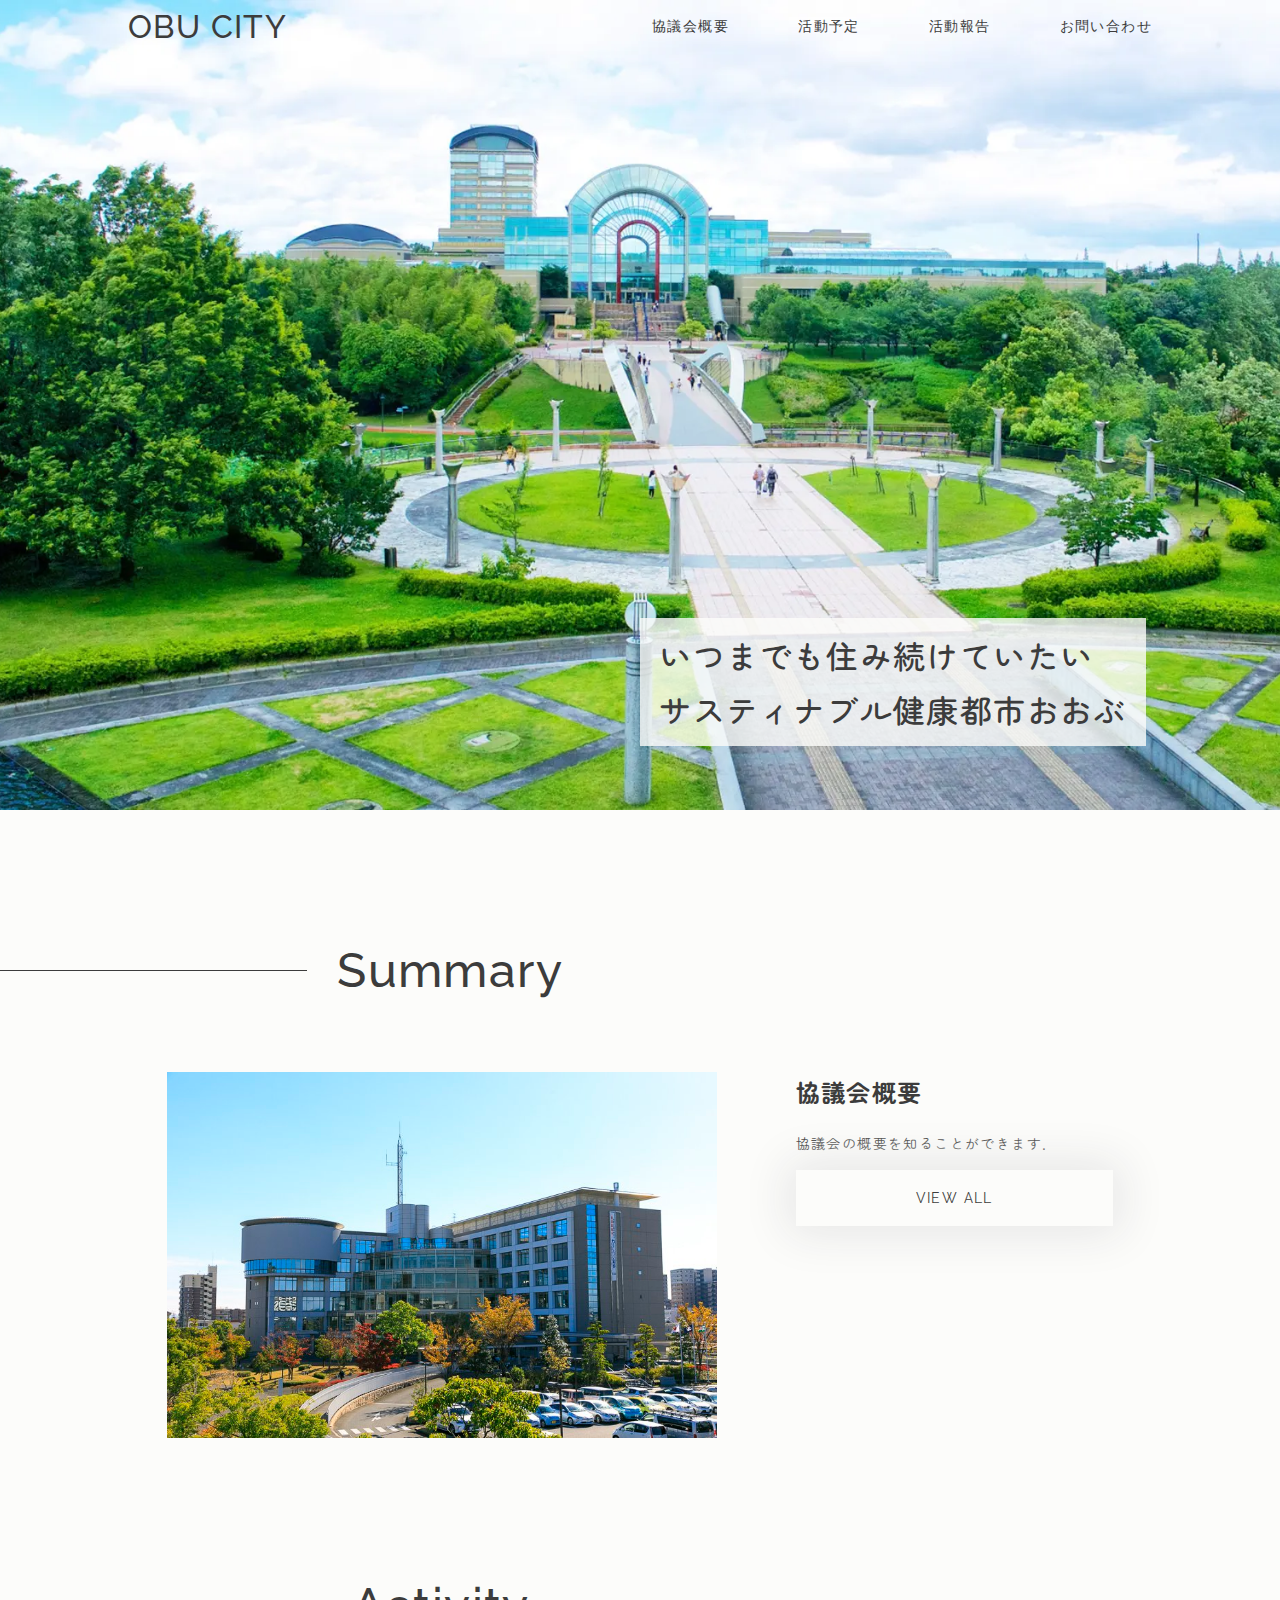
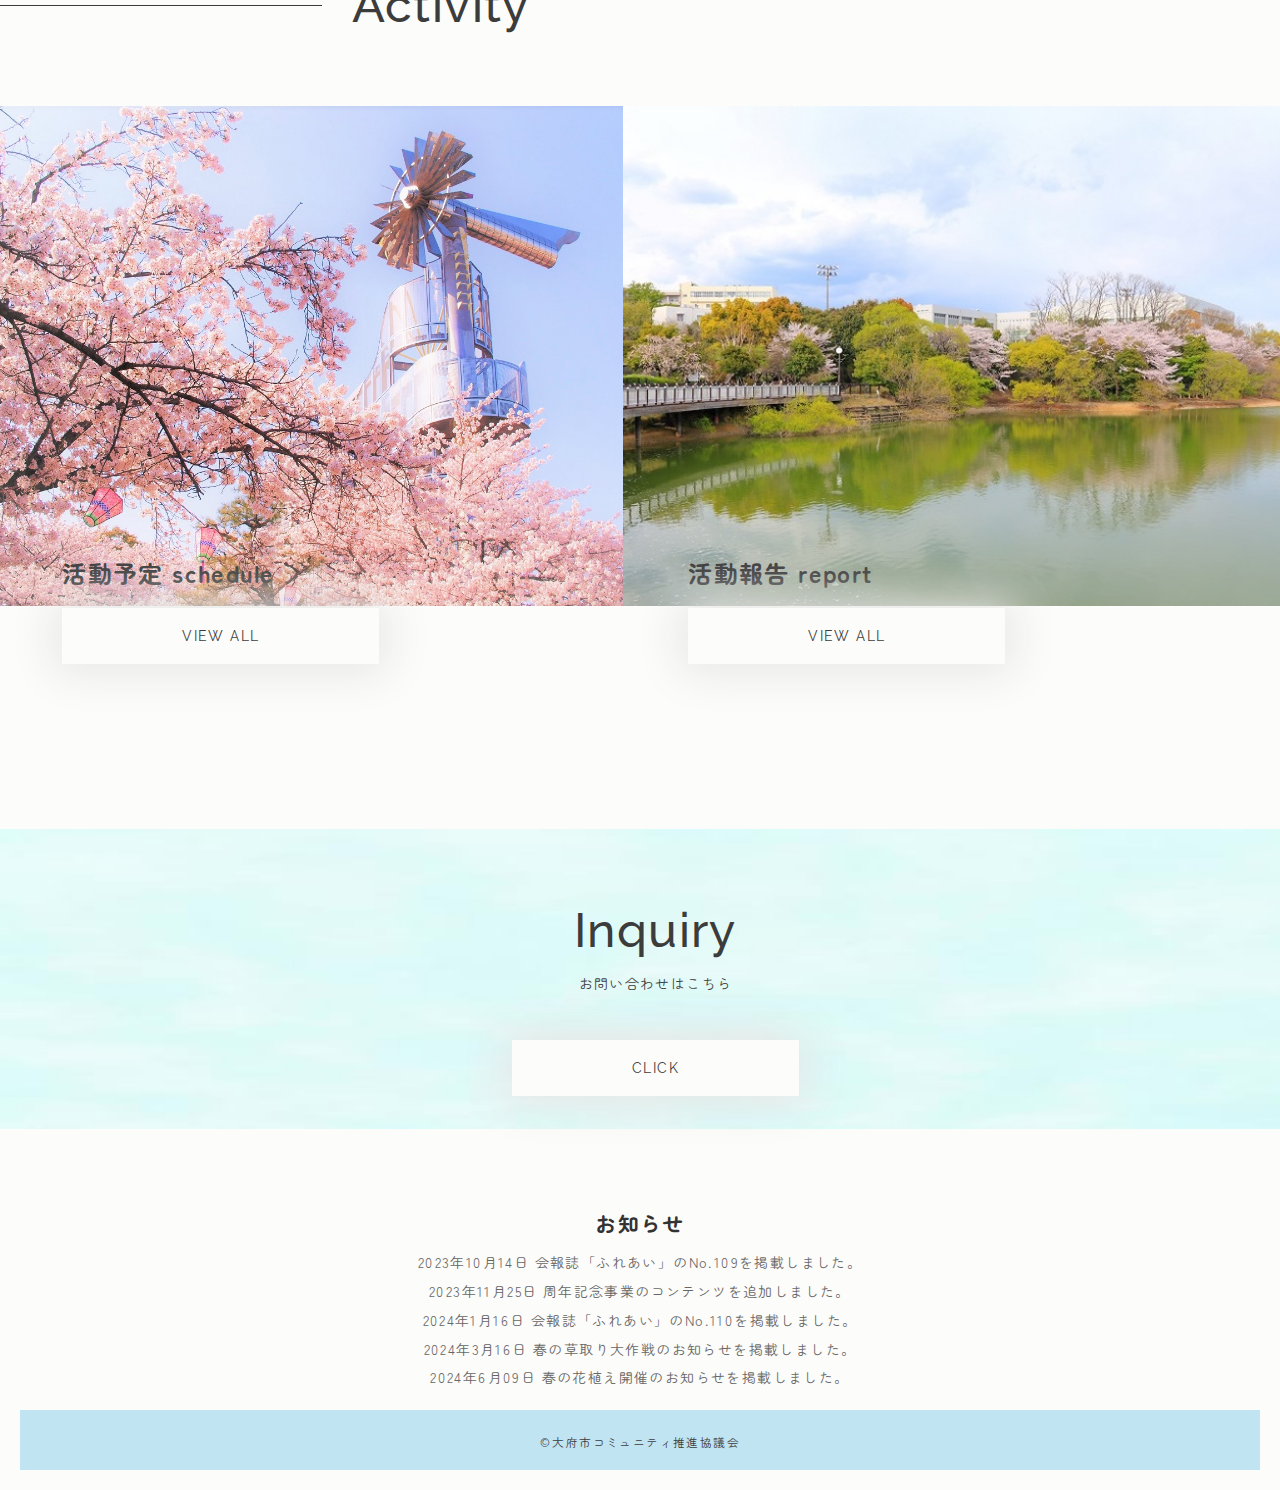
<file: index.html>
<!DOCTYPE html>
<html lang="ja">
<head>
    <meta charset="UTF-8">
    <meta name="viewport" content="width=device-width, initial-scale=1.0">
    <title>Obucity</title>
    <meta name="description" content=""大府コミュニティ推進協議会>

    <!--css-->
    <link href="css/index.css" rel="stylesheet">

    <!--font-->
    <link rel="preconnect" href="https://fonts.googleapis.com">
    <link rel="preconnect" href="https://fonts.gstatic.com" crossorigin>
    <link href="https://fonts.googleapis.com/css2?family=Raleway:ital,wght@0,100..900;1,100..900&family=Zen+Maru+Gothic&display=swap" rel="stylesheet">
</head>

<body>
    <main>
        <section class="top">
            <header class="wrapper">
                <div class="logo">Obu city</div>
                <div class="nav">
                    <ul>
                        <li><a href="overview.html">協議会概要</a></li>
                        <li><a href="schedule.html">活動予定</a></li>
                        <li><a href="report.html">活動報告</a></li>
                        <li><a href="question.html">お問い合わせ</a></li>
                    </ul>
                </div>
            </header>

            <div class="subtitles">
                <div><span class="subtitle">いつまでも住み続けていたい</span></div>
                <div><span class="subtitle">サスティナブル健康都市おおぶ</span></div>
            </div>
        </section>
        <section class="information">
            <h1 class="title">Summary</h1>
            <div class="contents wrapper">
                <div class="information-img"><img src="images/index/information-img.jpg" alt=""></div>
                <div class="msg">
                    <h2>協議会概要</h2>
                    <p>協議会の概要を知ることができます．</p>
                    <div class="btn"><a href="overview.html">View all</a></div>
                </div>
            </div>
        </section>
        <section class="action">
            <h1 class="title">Activity</h1>
            <div class="contents">
                <div class="schedule">
                    <div class="action-bg"><img src="images/index/action-1-img.jpg" alt=""></div>
                    <div class="action-info">
                        <h2>活動予定 <span class="en-action">schedule</span></h2>
                        <div class="btn"><a href="schedule.html">View all</a></div>
                    </div>
                </div>
                <div class="report">
                    <div class="action-bg"><img src="images/index/action-2-img.jpg" alt=""></div>
                    <div class="action-info">
                        <h2>活動報告 <span class="en-action">report</span></h2>
                        <div class="btn"><a href="report.html">View all</a></div>
                    </div>
                </div>
            </div>
        </section>
        <section class="inquiry">
            <div class="contents">
                <div class="inquiry-bg"><img src="images/index/inquiry-img.jpeg" alt=""></div>
                <div class="inquiry-info">
                    <h1>Inquiry</h1>
                    <p>お問い合わせはこちら</p>
                    <div class="btn"><a href="question.html">click</a></div>
                </div>
            </div>
        </section>
        <footer class="footer">
            <div class="announcements">
                <h3 class="announcement-title">お知らせ</h3>
                <ul class="announcement-list">
                    <li>2023年10月14日 会報誌「ふれあい」のNo.109を掲載しました。</li>
                    <li>2023年11月25日 周年記念事業のコンテンツを追加しました。</li>
                    <li>2024年1月16日 会報誌「ふれあい」のNo.110を掲載しました。</li>
                    <li>2024年3月16日 春の草取り大作戦のお知らせを掲載しました。</li>
                    <li>2024年6月09日 春の花植え開催のお知らせを掲載しました。</li>
                </ul>
            </div>
            <p class="copyright"><small>&copy;大府市コミュニティ推進協議会</small></p>
        </footer>
        
    </main>
    
</body>
</html>
</file>
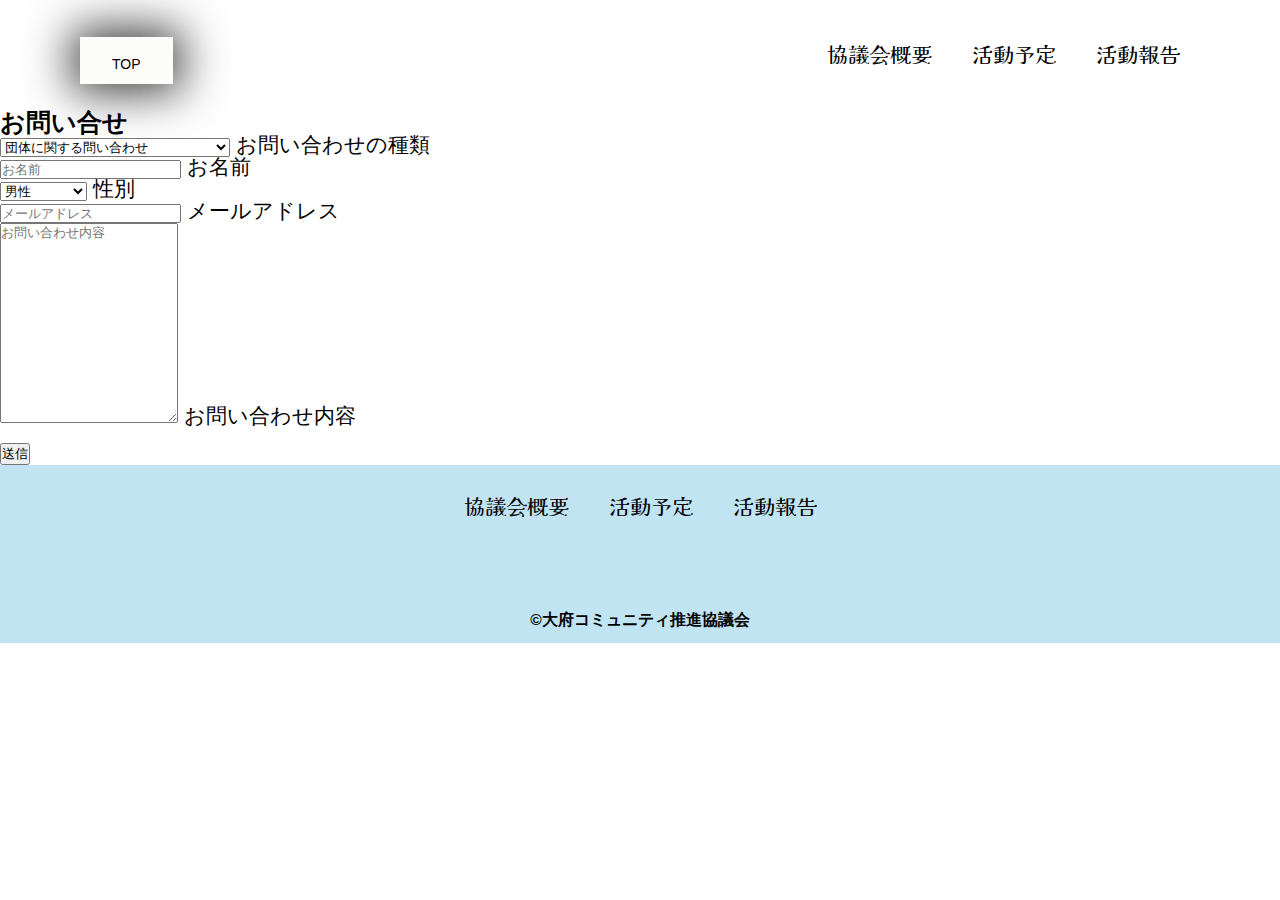
<file: question.html>
<!DOCTYPE html>
<html lang="jp">
    <head>
        <meta charset="UTF-8">
        <meta http-equiv="X-UA-Compatible" content="IE=edge">
        <meta name="viewport" content="width=device-width, initial-scale=1.0">
        <meta property="og:type" content="website">
        <title>お問い合わせ</title>
        <link href="css/common.css" rel="stylesheet">
        <link href="https://cdn.jsdelivr.net/npm/bootstrap@5.3.0/dist/css/bootstrap.min.css" rel="stylesheet" integrity="sha384-9ndCyUaIbzAi2FUVXJi0CjmCapSmO7SnpJef0486qhLnuZ2cdeRhO02iuK6FUUVM" crossorigin="anonymous">
        <link rel="stylesheet" href="https://cdn.jsdelivr.net/npm/bootstrap-icons@1.10.5/font/bootstrap-icons.css">
        <link rel="stylesheet" href="https://unpkg.com/aos@next/dist/aos.css">
        <link rel="icon" href="./favicon.ico">
        <script src="js/script.js"></script>
        <link rel="preconnect" href="https://fonts.googleapis.com">
        <link rel="preconnect" href="https://fonts.gstatic.com" crossorigin>
        <link href="https://fonts.googleapis.com/css2?family=Kaisei+Decol&display=swap" rel="stylesheet">  
    </head>
<body>
    <header class="header">
        <div class="header-inner">
            <div class="btn"><a href="index.html" style="text-decoration:none; color: black;">TOP</a></div>
            <button class="toggle-menu-button"></button>
            <div class="header-site-menu">
                <nav class="site-menu">
                    <ul>
                        <li><a href="overview.html" style="text-decoration:none; color: black;">協議会概要</a></li>
                        <li><a href="schedule.html" style="text-decoration:none; color: black;">活動予定</a></li>
                        <li><a href="report.html" style="text-decoration:none; color: black;">活動報告</a></li>
                    </ul>
                </nav>
            </div>
        </div>
    </header>
    <section class="m-5">
        <div class="container">
            <div class="row text-center">
                    <h3 class="mb-4">お問い合せ</h3>
            </div>
            <form action="https://docs.google.com/forms/u/2/d/e/1FAIpQLSc7LuzRN9e6nqEyWXWKAUCTKlXonZTosv7znWNBB51HgZeMVQ/formResponse" method="post">
                <div class="row mb-3 justify-content-center">
                    <div class="col-lg-6 form-floating">
                        <select class="form-select" name="entry.1664913104">
                            <option value="団体に関するお問い合わせ">団体に関する問い合わせ</option>
                            <option value="ホームページに関するお問い合わせ">ホームページに関するお問い合わせ</option>
                        </select>
                        <label>お問い合わせの種類</label>
                    </div>
                </div>
                <div class="row mb-3 justify-content-center">
                    <div class="col-lg-6 form-floating">
                        <input class="form-control" type="text" name="entry.267571814" placeholder="お名前" required>
                        <label>お名前</label>
                    </div>
                </div>
                <div class="row mb-3 justify-content-center">
                    <div class="col-lg-6 form-floating">
                        <select class="form-select" name="entry.207264841">
                            <option value="男性">男性</option>
                            <option value="女性">女性</option>
                            <option value="回答しない">回答しない</option>
                        </select>
                        <label>性別</label>
                    </div>
                </div>

                <div class="row mb-3 justify-content-center">
                    <div class="col-lg-6 form-floating">
                        <input class="form-control" type="email" name="entry.1279356736" placeholder="メールアドレス" required>
                        <label>メールアドレス</label>
                    </div>
                </div>

                <div class="row mb-3 justify-content-center">
                    <div class="col-lg-6 form-floating">
                        <textarea class="form-control" name="entry.415872066" placeholder="お問い合わせ内容" style="height: 200px" required></textarea>
                        <label>お問い合わせ内容</label>
                    </div>
                </div>                                
                <div class="row mb-3 justify-content-center">
                    <div class="col-lg-3">
                        <button type="submit" class="btn btn-primary w-100 rounded-pill">送信</button>
                    </div>
                </div>
            </form>
        </div>
    </section>
    
    <footer class="footer">
        <nav class="site-menu">
            <ul>
                <li><a href="overview.html" style="text-decoration:none; color: black;">協議会概要</a></li>
                <li><a href="schedule.html" style="text-decoration:none; color: black;">活動予定</a></li>
                <li><a href="report.html" style="text-decoration:none; color: black;">活動報告</a></li>
            </ul>
        </nav>
        <p class="copyright"><small>&copy;大府コミュニティ推進協議会</small></p>
    </footer>
    
<script src="https://cdn.jsdelivr.net/npm/bootstrap@5.3.0/dist/js/bootstrap.bundle.min.js" integrity="sha384-geWF76RCwLtnZ8qwWowPQNguL3RmwHVBC9FhGdlKrxdiJJigb/j/68SIy3Te4Bkz" crossorigin="anonymous"></script>
</body>
</html>
</file>
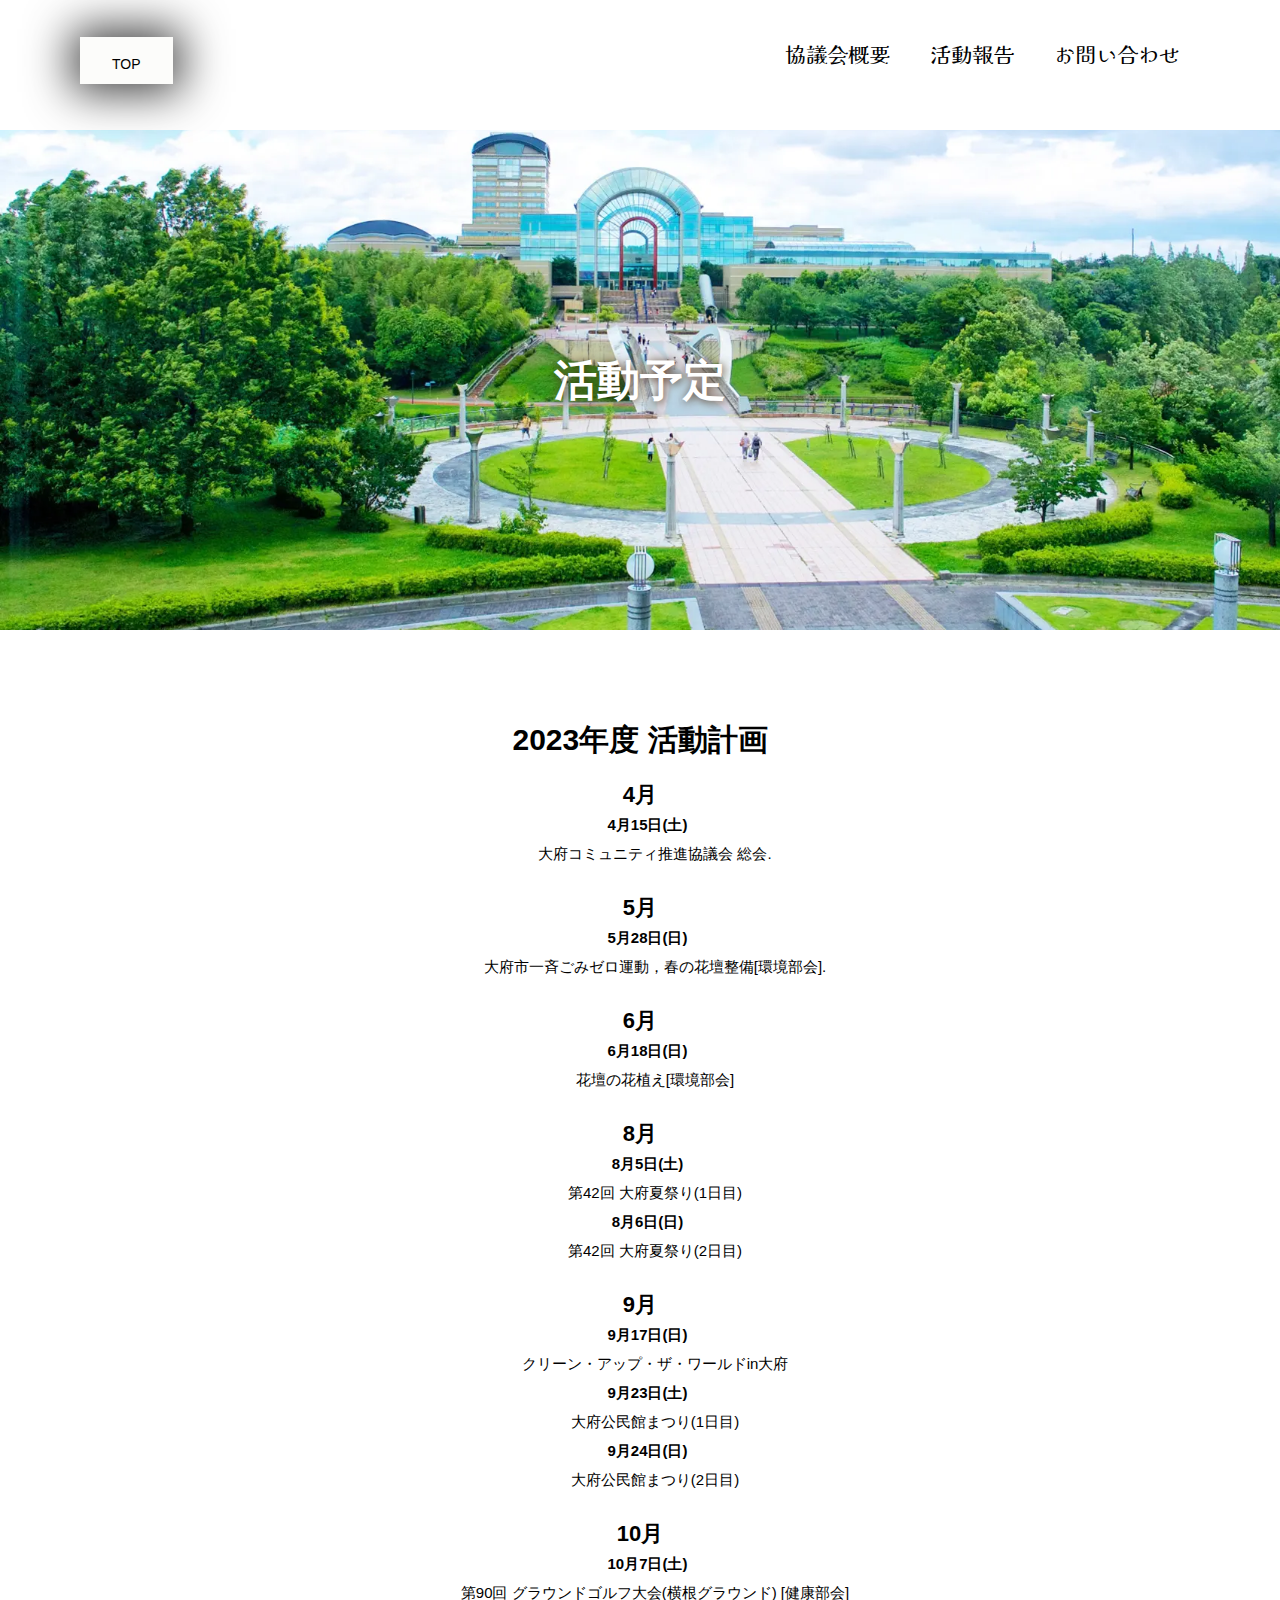
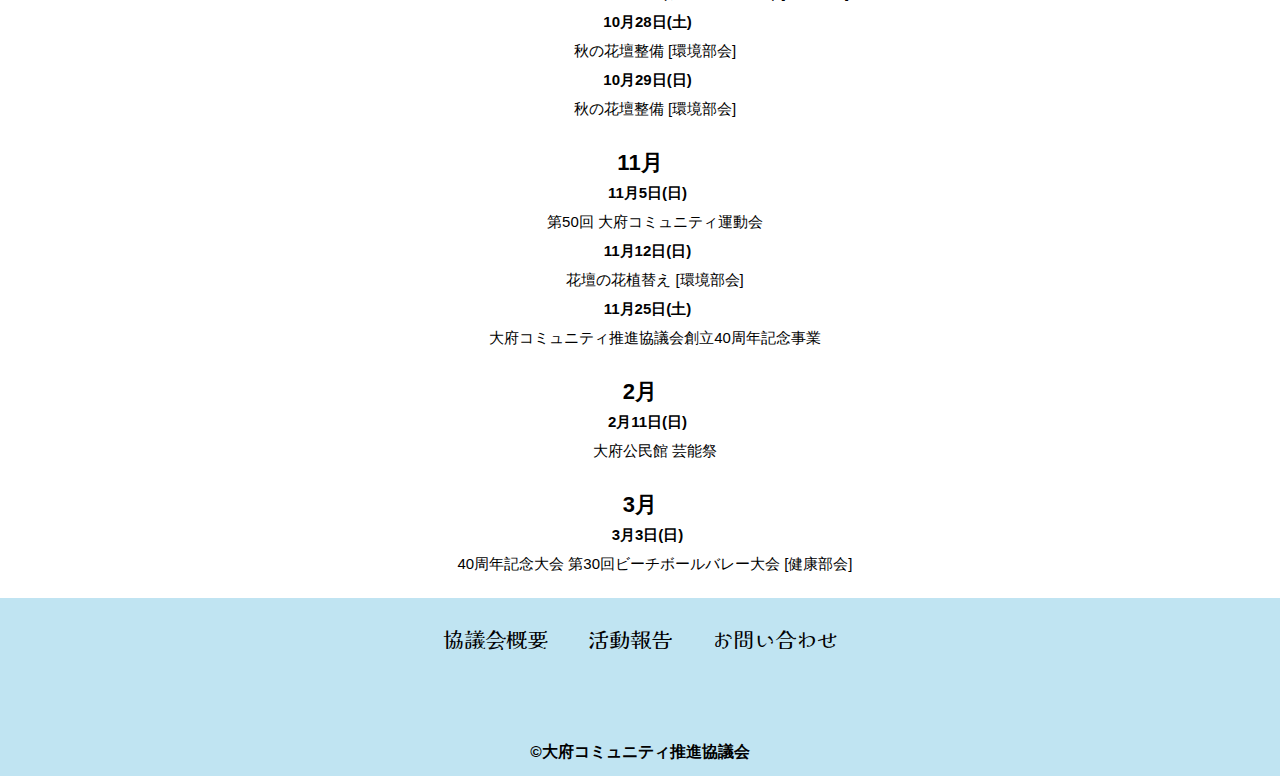
<file: schedule.html>
<!DOCTYPE html>
<html>
    <head>
        <meta charset="UTF-8">
        <title>活動予定</title>
        <meta name="description" content="活動予定">
        <meta name="viewport" content="width=device-width">
        <script src="js/script.js"></script>
        <link href="css/common.css" rel="stylesheet">
        <link href="css/schedule.css" rel="stylesheet">
        <link rel="preconnect" href="https://fonts.googleapis.com">
        <link rel="preconnect" href="https://fonts.gstatic.com" crossorigin>
        <link href="https://fonts.googleapis.com/css2?family=Kaisei+Decol&display=swap" rel="stylesheet">  
        <link rel="preconnect" href="https://fonts.googleapis.com">
        <link rel="preconnect" href="https://fonts.gstatic.com" crossorigin>
        <link href="https://fonts.googleapis.com/css2?family=Cherry+Bomb+One&display=swap" rel="stylesheet">    
    </head>

    <body>        
        <header class="header">
            <div class="header-inner">
                <div class="btn"><a href="index.html">TOP</a></div>
                <button class="toggle-menu-button"></button>
                <div class="header-site-menu">
                    <nav class="site-menu">
                        <ul>
                            <li><a href="overview.html">協議会概要</a></li>
                            <li><a href="report.html">活動報告</a></li>
                            <li><a href="question.html">お問い合わせ</a></li>
                        </ul>
                    </nav>
                </div>
            </div>
        </header>
        <main class="main">
            <div class="title">
                <h1>活動予定</h1>
            </div>
            <div class="container">
                <div class="main-content">
                    <div class="feature">
                        <div class="feature-text">
                            <h4>2023年度 活動計画</h4>
                            <h2>4月</h2>
                            <h3>4月15日(土)</h3>
                            <p>大府コミュニティ推進協議会 総会.</p>
                            <h2>5月</h2>
                            <h3>5月28日(日)</h3>
                            <p>大府市一斉ごみゼロ運動，春の花壇整備[環境部会].</p>
                            <h2>6月</h2>
                            <h3>6月18日(日)</h3>
                            <p>花壇の花植え[環境部会]</p>
                            <h2>8月</h2>
                            <h3>8月5日(土)</h3>
                            <p>第42回 大府夏祭り(1日目)</p>
                            <h3>8月6日(日)</h3>
                            <p>第42回 大府夏祭り(2日目)</p>
                            <h2>9月</h2>
                            <h3>9月17日(日)</h3>
                            <p>クリーン・アップ・ザ・ワールドin大府</p>
                            <h3>9月23日(土)</h3>
                            <p>大府公民館まつり(1日目)</p>
                            <h3>9月24日(日)</h3>
                            <p>大府公民館まつり(2日目)</p>
                            <h2>10月</h2>
                            <h3>10月7日(土)</h3>
                            <p>第90回 グラウンドゴルフ大会(横根グラウンド) [健康部会]</p>
                            <h3>10月28日(土)</h3>
                            <p>秋の花壇整備 [環境部会]</p>
                            <h3>10月29日(日)</h3>
                            <p>秋の花壇整備 [環境部会]</p>
                            <h2>11月</h2>
                            <h3>11月5日(日)</h3>
                            <p>第50回 大府コミュニティ運動会</p>
                            <h3>11月12日(日)</h3>
                            <p>花壇の花植替え [環境部会]</p>
                            <h3>11月25日(土)</h3>
                            <p>大府コミュニティ推進協議会創立40周年記念事業</p>
                            <h2>2月</h2>
                            <h3>2月11日(日)</h3>
                            <p>大府公民館 芸能祭</p>
                            <h2>3月</h2>
                            <h3>3月3日(日)</h3>
                            <p>40周年記念大会 第30回ビーチボールバレー大会 [健康部会]</p>
                        </div>
                    </div>
                </div>
            </div>
        </main>

        <footer class="footer">
            <nav class="site-menu">
                <ul>
                    <li><a href="overview.html">協議会概要</a></li>
                    <li><a href="report.html">活動報告</a></li>
                    <li><a href="question.html">お問い合わせ</a></li>
                </ul>
            </nav>
            <p class="copyright"><small>&copy;大府コミュニティ推進協議会</small></p>
        </footer>
        
    </body>
</html>
</file>
<file: css/index.css>
@charset "utf-8";

html {
    font-size: 0.625rem;
}

body {
    color: #3C3C3C;
    background-color: #FCFCFA;
    line-height: 1.7;
    font-size: 1.4rem;
    letter-spacing: 0.1em;
    font-family: "Zen Maru Gothic", sans-serif;
    font-weight: 400;
}

* {
    /*ブラウザのデフォルト*/
    margin: 0;
    padding: 0;
}



li {
    list-style: none; /*箇条書きの点を消去*/
}

a {
    color: #3C3C3C;
    text-decoration: none;
}

.wrapper {
    margin: auto 10vw; /*viewportの10%文の余白*/
}

h1 {
    font-size: 4.8rem;
    font-family: 'Raleway', sans-serif;
    font-weight: 500;
    text-align: left;
}

h2 {
    font-size: 2.4rem;
    font-weight: 700;
}

section:not(:first-child) {
    margin-top: 120px;
}

.title {
    display: flex;
    align-items: center;
    padding-bottom: 6rem;
}

.title::before {
    content: "";/*空白*/
    height: 1px;/*線の細さ*/
    flex-grow: 0.3; /*余白の部分に対して3割の長さ*/
    background-color: #3C3C3C;
    margin-right: 3rem;
}

.btn {
    margin-top: 3rem;
}

.btn a:hover {
    background-color: #3C3C3C;
    color: #FCFCFA;
}

.btn a {
    width: 300px;
    height: 56px;
    font-family: 'Raleway', sans-serif;
    background-color: #FCFCFA;
    padding: 2rem 12rem;/*上下に2rem,左右に12rem*/
    text-transform: uppercase; /*すべて大文字に*/
    box-shadow: 0px 0px 46px 8px #e6e6e6;
}

/*ヘッダー*/
header {
    display: flex;
    justify-content: space-between;
    align-items: center;
}

.logo {
    font-size: 3.2rem;
    font-family: 'Raleway', sans-serif;
    font-weight: 500;
    text-transform: uppercase;
}

.nav ul {
    display: flex;
    justify-content: space-between;
    width: 50rem;
}

.nav ul li {
    font-family: 'Raleway', sans-serif;
    font-weight: 500;
    text-transform: uppercase;
}

.top {
    background-image: url(../images/concept/obucity.png);
    min-height: 90vh;
    background-size: cover;
    background-position: center top;
    background-repeat: no-repeat;

    position: relative;
}

.subtitles {
    position: absolute;
    left: 50vw;
    bottom: 5vw;
}

.subtitles {
    font-size: 3.2rem;
    font-weight: 500;
    padding: 0.3em 0.6em;
    background-color: #fcfcfacc;
}

/*information*/
.information-img {
    width: 550px;
}

.information-img img {
    width: 100%; /*決められた親要素に対して最大限に広がる*/
}

.information .contents .msg {
    max-width: 42rem;

}

.information .contents {
    display: flex;
    justify-content: space-around;
    align-items: cnter;
}

.information .contents .msg p {
    display: block;
    padding-top: 2rem;
}

/*action*/

.action .contents {
    display: flex;
}

.action-bg {
    width: 100%;
}

.action-bg img {
    width: 100%;
    height: 500px;
    object-fit: cover;
}

.schedule .report {
    position: relative;
}

.action-info {
    position: relative;
    left: 10%;
    bottom: 10%;
}

/*inquiry*/

.inquiry .contents {
    position: relative;
}

.inquiry-info {
    position: absolute;
    top: 20%;
    left: 40%;
    display: flex;
    flex-direction: column;
    align-items: center;

    color: #3C3C3C;
}

.inquiry-bg img {
    width: 1500px;  /* 幅を300ピクセルに設定 */
    height: 300px; /* 高さを自動調整 */
}

.inquiry-info p {
    margin-bottom:3rem;
}

/*location*/

/*
.location .contents {
    display: flex;
    justify-content: space-between;
    align-items: ceter;
}

.location .loc div {
    display: flex;
}

.location h3 {
    display: block;
    margin: 15px auto;
    font-size: 3.2rem;
    font-family: "Raleway" , sans-serif;
    font-weight: 500;
    text-transform: uppercase;
}

.location h5 {
    font-size: 1.4rem;
    width: 6em;
}

.loc >div:not(:first-child) {
    margin-top: 10px; 住所以外の項目の上を10ピクセル空ける
}
*/

/*footer*/

.footer {
    padding: 20px;
    text-align: center;
}

.announcements {
    margin-top: 50px;
    margin-bottom: 20px;
}

.announcement-title {
    font-size: 1.5em;
    margin-bottom: 10px;
    color: #333;
}

.announcement-list {
    list-style: none;
    padding: 0;
}

.footer .announcements li {
    font-size: 1em;
    margin-bottom: 5px;
    color: #666;
}

.copyright {
    display: block;
    background-color: #C0E4F2; 
    height: 40px;
    padding-top: 20px;
}

@media (max-width: 768px) {
    html {
        font-size: 0.5rem;
    }

    .wrapper {
        margin: auto 5vw;
    }

    header {
        flex-direction: column;
        align-items: flex-start;
    }

    .logo {
        font-size: 2.4rem;
    }

    .nav ul {
        flex-direction: column;
        width: 100%;
    }

    .nav ul li {
        margin-bottom: 1rem;
    }

    .subtitles {
        left: 10vw;
        bottom: 10vw;
        font-size: 2.4rem;
    }

    .information-img {
        width: 100%;
    }

    .information .contents {
        flex-direction: column;
        align-items: center;
    }

    .information .contents .msg {
        text-align: center;
    }

    .btn a {
        width: auto;
        padding: 1rem 4rem;
    }

    .action .contents {
        flex-direction: column;
    }

    .action-bg img {
        height: auto;
    }

    .action-info {
        left: 0;
        bottom: 0;
        text-align: center;
    }

    .inquiry-info {
        position: static;
        align-items: center;
        text-align: center;
        margin-top: -200px;
    }

    .location .contents {
        flex-direction: column;
        align-items: center;
    }

    .map {
        width: 100%;
    }

    .map iframe {
        width: 100%;
        height: auto;
    }
}
</file>
<file: css/common.css>
@charset "utf-8";

*,
::before,
::after {
    padding: 0;
    margin: 0;
    box-sizing: border-box;
}

ul, ol {
    list-style: none;
}

a {
    color: inherit;
    text-decoration: none;
}

body {
    font-family: sans-serif;
    font-size: 16pt;
    color: #000000;
    line-height: 1;
    background-color: #ffffff;
}

img {
    max-width: 100%;
}

.header-inner {
    max-width: 1200px;
    height: 110px;
    margin-left: auto;
    margin-right: auto;
    padding-left: 40px;
    padding-right: 40px;
    display: flex;
    justify-content: space-between;
    align-items: center;
}

.toggle-menu-button {
    display: none;
}

.header-logo {
    display: block;
    width: 170px;
}

.btn {
    margin-top: 1rem; /* 上方向のマージンを調整 */
    width: auto; /* 幅を自動調整 */
}


.btn a:hover {
    background-color: #3C3C3C;
    color: #FCFCFA;
}

.btn a {
    width: auto;
    height: auto;
    background-color: #FCFCFA;
    padding: 1.2rem 2rem;/*上下に2rem,左右に12rem*/
    text-transform: uppercase; /*すべて大文字に*/
    box-shadow: 0px 0px 46px 8px #3C3C3C;
    font-size: 14px; 
    padding-bottom: 0.7rem;
}

.site-menu ul {
    display: flex;   
}

.site-menu ul li {
    margin-left: 20px;
    margin-right: 20px;
}

.site-menu ul li a {
    font-family: "Kaisei Decol", serif;
}

@media (max-width: 800px) {
    .site-menu ul {
        display: block;
        text-align: center;
    }

    .site-menu li {
        margin-top: 20px;
    }

    .header {
        position: fixed;
        top: 0;
        left: 0;
        right: 0;
        background-color: #ffffff;
        height: 50px;
        z-index: 10;
        box-shadow: 0 3px 6px rgba(0, 0, 0, 0.1);
    }

    .header-inner {
        padding-left: 20px;
        padding-right: 20px;
        height: 100%;
        position: relative;
    }

    .header-site-menu {
        position: absolute;
        top: 100%;
        left: 0;
        right: 0;
        color: #ffffff;
        background-color: #736e62;
        padding-top: 30px;
        padding-bottom: 50px;
        display: none;
    }

    .header-site-menu.is-show {
        display: block;
    }

    .header-logo {
        width: 100px;
    }

    .main {
        padding-top: 50px;;
    }

    .footer-logo {
        margin-top: 60px;
    }

    .copyright {
        margin-top: 50px;
    }

    .toggle-menu-button {
        display: block;
        width: 44px;
        height: 34px;
        background-image: url(../images/common/icon-menu.png);
        background-size: 50%;
        background-position: center;
        background-repeat: no-repeat;
        background-color: transparent;
        border: none;
        border-radius: 0;
        outline: none;
    }
}

.footer {
    color: #000000;
    background-color: #C0E4F2;
    padding-top: 30px;
    padding-bottom: 15px;
    display: flex;
    flex-direction: column;
    align-items: center;
}

.footer-logo {
    display: block;
    width: 235px;
    margin-top: 90px;
}

.copyright {
    font-size: 14pt;
    font-weight: bold;
    margin-top: 90px;
}

@media (max-width: 800px) {
    .site-menu ul {
        display: block;
        text-align: center;
    }

    .site-menu li {
        margin-top: 20px;
    }

    .header {
        position: fixed;
        top: 0;
        left: 0;
        right: 0;
        background-color: #ffffff;
        height: 50px;
        z-index: 10;
        box-shadow: 0 3px 6px rgba(0, 0, 0, 0.1);
    }

    .header-inner {
        padding-left: 20px;
        padding-right: 20px;
        height: 100%;
    }

    .header-logo {
        width: 100px;
    }

    .main {
        padding-top: 50px;
    }

    .footer-logo {
        margin-top: 60px;
    }

    .copyright {
        margin-top: 50px;
    }
}
</file>
<file: css/schedule.css>
/* HTMLとBODY要素の高さを100%に設定 */
html, body {
    height: 100%;
    margin: 0;
    padding: 0;
}

body {
    margin: 0;
    padding: 0;
}

.title {
    height: 500px;
    background-image: url(../images/concept/obucity.png);
    background-repeat: no-repeat;
    background-position: center center;
    background-size: cover;
    display: flex;
    flex-direction: column;
    justify-content: center;
    align-items: center;
    color: #ffffff;
    text-shadow: 1px 1px 10px #4b2c14;
    width: 100%;
    margin-top: 20px; /* 余白を消す */
}

.btn {
    margin-top: 1rem; /* 上方向のマージンを調整 */
    width: auto; /* 幅を自動調整 */
}


.btn a:hover {
    background-color: #3C3C3C;
    color: #FCFCFA;
}

.btn a {
    width: auto;
    height: auto;
    background-color: #FCFCFA;
    padding: 1.2rem 2rem;/*上下に2rem,左右に12rem*/
    text-transform: uppercase; /*すべて大文字に*/
    box-shadow: 0px 0px 46px 8px #3C3C3C;
    font-size: 14px; 
    padding-bottom: 0.7rem;
}
.container {
    display: flex;
    justify-content: center; /* コンテンツを中央に寄せる */
}

.main-content {
    width: 60%; 
    padding: 20px;
    background: white;
    display: flex;
    justify-content: center; /* コンテンツを中央に寄せる */
}

.title h1 {
    font-family: 'Montserrat', sans-serif;
    font-size: 32pt;
    font-weight: bold;
}

.title p {
    font-size: 14px;
    margin-top: 15px;
}

.feature {
    display: flex;
    flex-direction: column; /* コンテンツを縦に並べる */
    align-items: center; /* コンテンツを中央に寄せる */
    width: 100%;
    max-width: 90%;
    margin-top: 75px;
}

.feature-text {
    max-width: 500px;
    text-align: center; /* テキストを中央に寄せる */
}

.feature-text h4 {
    font-size: 30px; 
    margin-bottom: 20px; 
}

.reverse {
    flex-direction: row-reverse;
}

.reverse .feature-text {
    margin-left: 40px;
    margin-right: 0;
}

.feature-text h2 {
    font-size: 22px;
    font-weight: bold;
    line-height: 30px;
    margin-top: 25px;
}

.feature-text h3 {
    text-indent: 1em;
    font-size: 15px;
    font-weight: bold;
    line-height: 30px;
}

.feature-text p {
    text-indent: 2em;
    font-size: 15px;
    line-height: 28px;
    margin-top: 0;
}
</file>
